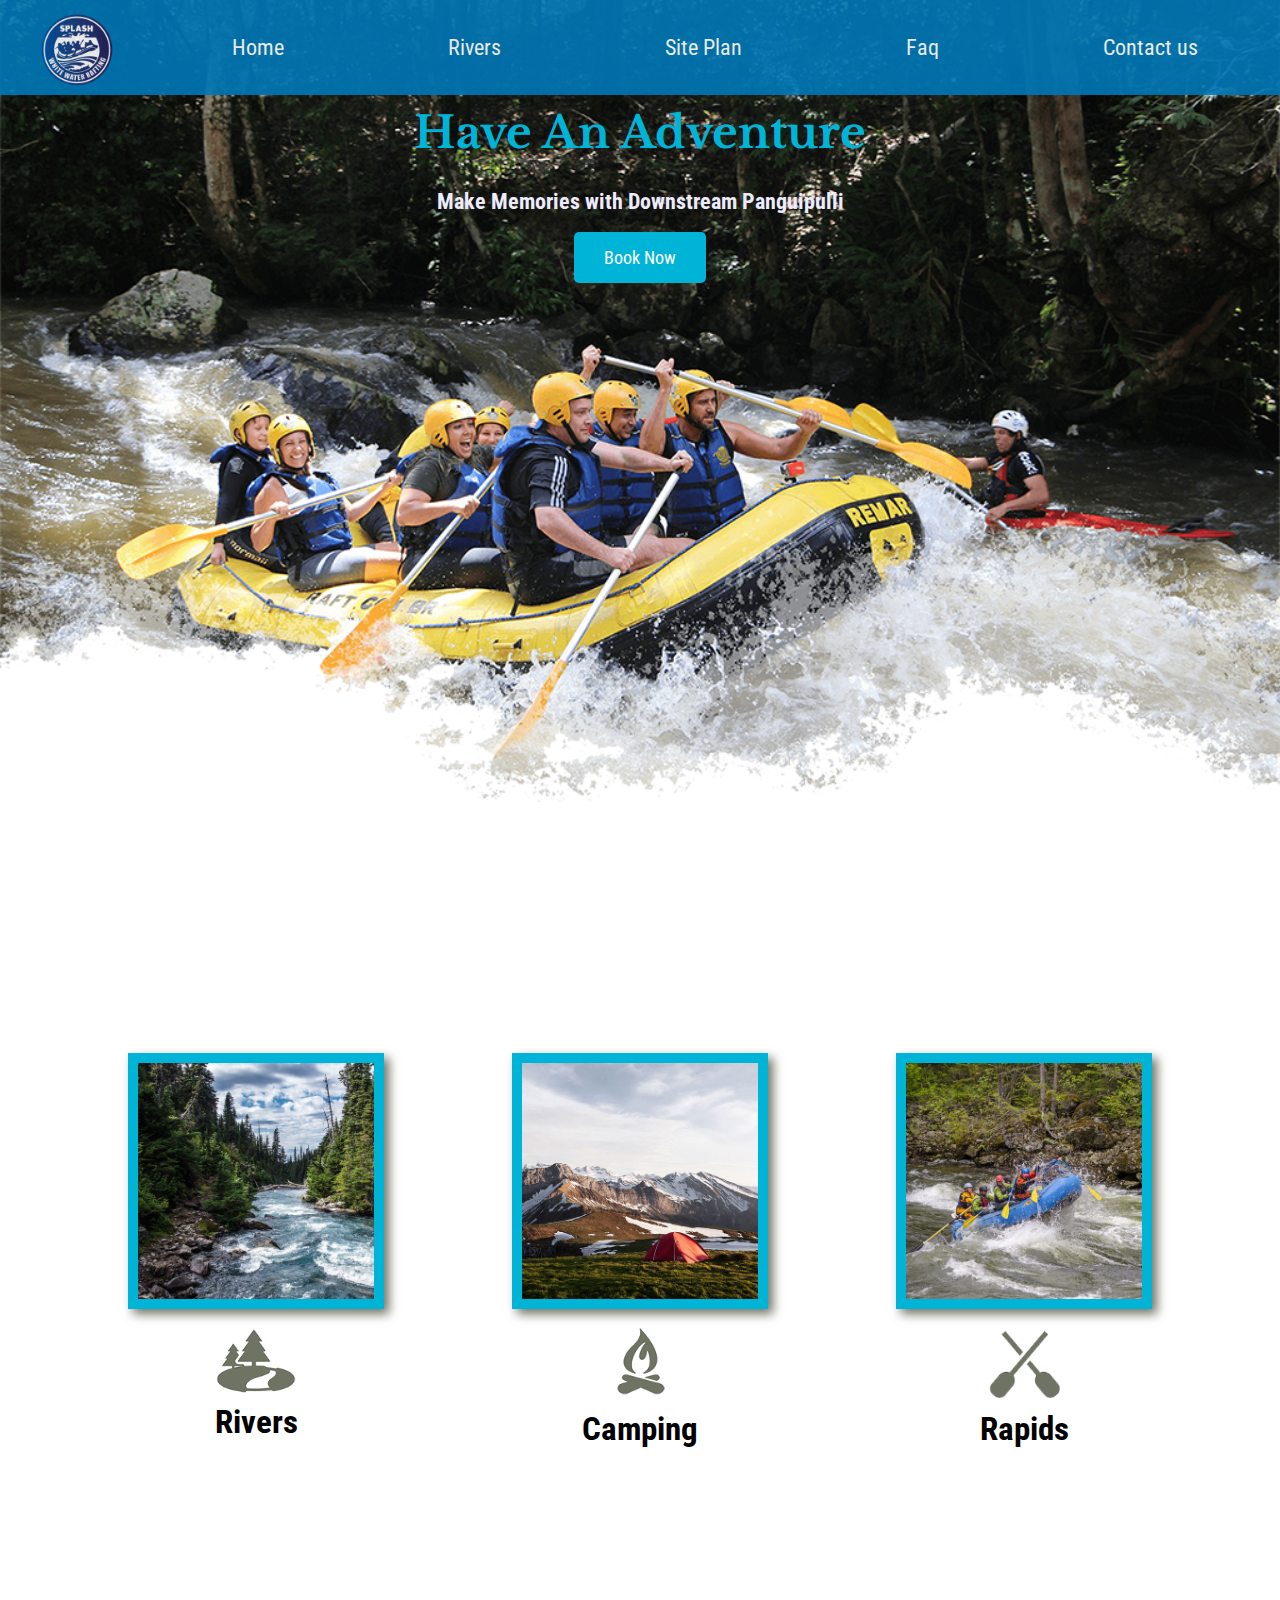
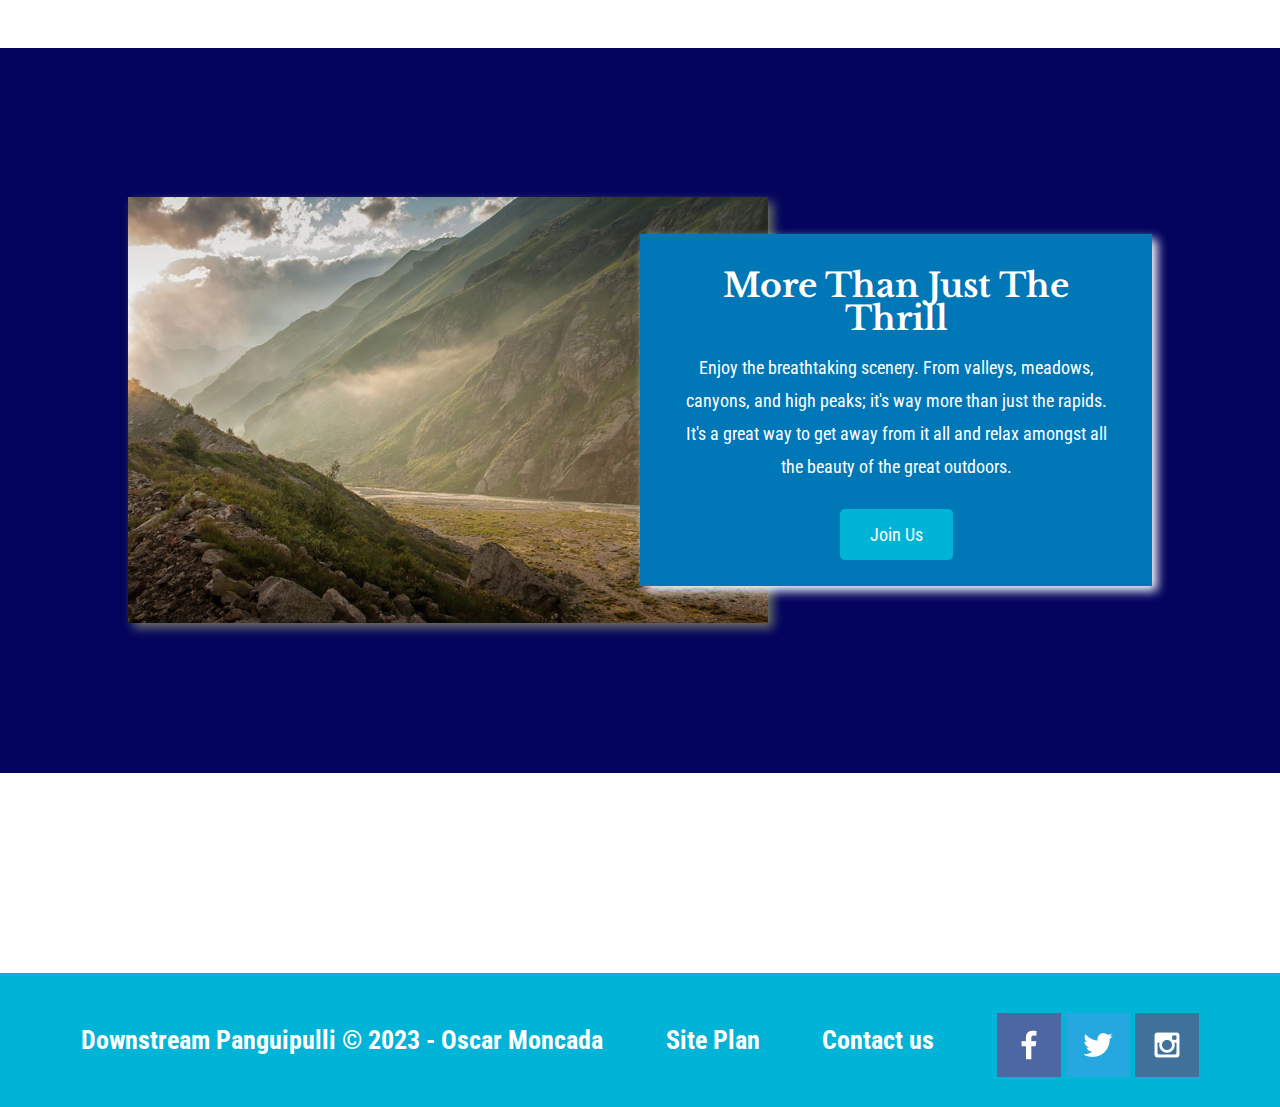
<file: index.html>
<!DOCTYPE html>
<html lang="en">

<head>
    <link rel="stylesheet" href="nuevo.css">
    <meta charset="UTF-8">
    <meta http-equiv="X-UA-Compatible" content="IE=edge">
    <meta name="viewport" content="width=device-width, initial-scale=1.0">
    <title>Whitewater Rafting Vacations | Downstream Panguipulli | Home</title>
</head>
<body>
    <div id="content">
        <header>
            <a id="logo_link" href="index.html">
                <img class="logo" src="images/logo2.png" alt="Downstream Panguipulli Logo">
            </a>
            <nav>
                <a href="index.html">Home</a>
                <a href="rivers.html">Rivers</a>
                <a href="site-plan-rafting.html">Site Plan</a>
                <a href="prueba.html">Faq</a>
                <a href="contactus.html">Contact us</a>
            </nav>
        </header>
        <div id="hero">
            <div id="hero-box">
                <img id="hero-img" src="images/hero.png" alt="People enjoying rafting">
            </div>
            <section id="hero-msg">
                <h1 class="home-title">Have An Adventure</h1>
                <h4>Make Memories with Downstream Panguipulli</h4>
                <div class="button-box">
                    <a class="book" href="site-plan-rafting.html">Book Now</a>
                </div>
            </section>
        </div>
        <main class="home-grid">
            <section class="rivers-card">
                <img class="card-img" src="images/rivers.jpg" alt="river in forest">
                <img class="icon" src="images/river_icon.png" alt="river icon">
                <h2>Rivers</h2>
            </section>
            <section class="camping-card">
                <img class="card-img" src="images/camping.jpg" alt="tent in mountains">
                <img class="icon" src="images/fire_icon.png" alt="fire icon">
                <h2>Camping</h2>
            </section>
            <section class="rapids-card">
                <img class="card-img" src="images/rapids.jpg" alt="rafting boat">
                <img class="icon" src="images/oars_icon.png" alt="oars icon">
                <h2>Rapids</h2>
            </section>
            <div id="background"></div>
            <img class="mountains" src="images/mountains.jpg" alt="Misty mountains">
            <section class="msg">
                <h2> More Than Just The Thrill</h2>
                <p>Enjoy the breathtaking scenery. From valleys, meadows, canyons, and high peaks; it's way more than
                    just the rapids. It's a great way to get away from it all and relax amongst all the beauty of the
                    great outdoors. </p>
                <a class='join' href="site-plan-rafting.html">Join Us</a>
            </section>
        </main>
        <footer>
            <h3>Downstream Panguipulli &copy; 2023 - Oscar Moncada</h3>
            <h3><a href="site-plan-rafting.html">Site Plan</a></h3>
            <h3><a href="#">Contact us</a></h3>
            <div class="social">
                <a href="https://facebook.com" target="_blank">
                    <img src="images/facebook.png" alt="fb icon">
                </a>
                <a href="https://twitter.com" target="_blank">
                    <img src="images/twitter.png" alt="twitter icon">
                </a>
                <a href="https://instagram.com" target="_blank">
                    <img src="images/instagram.png" alt="instagram icon">
                </a>
            </div>
        </footer>
    </div>
</body>

</html>
</file>
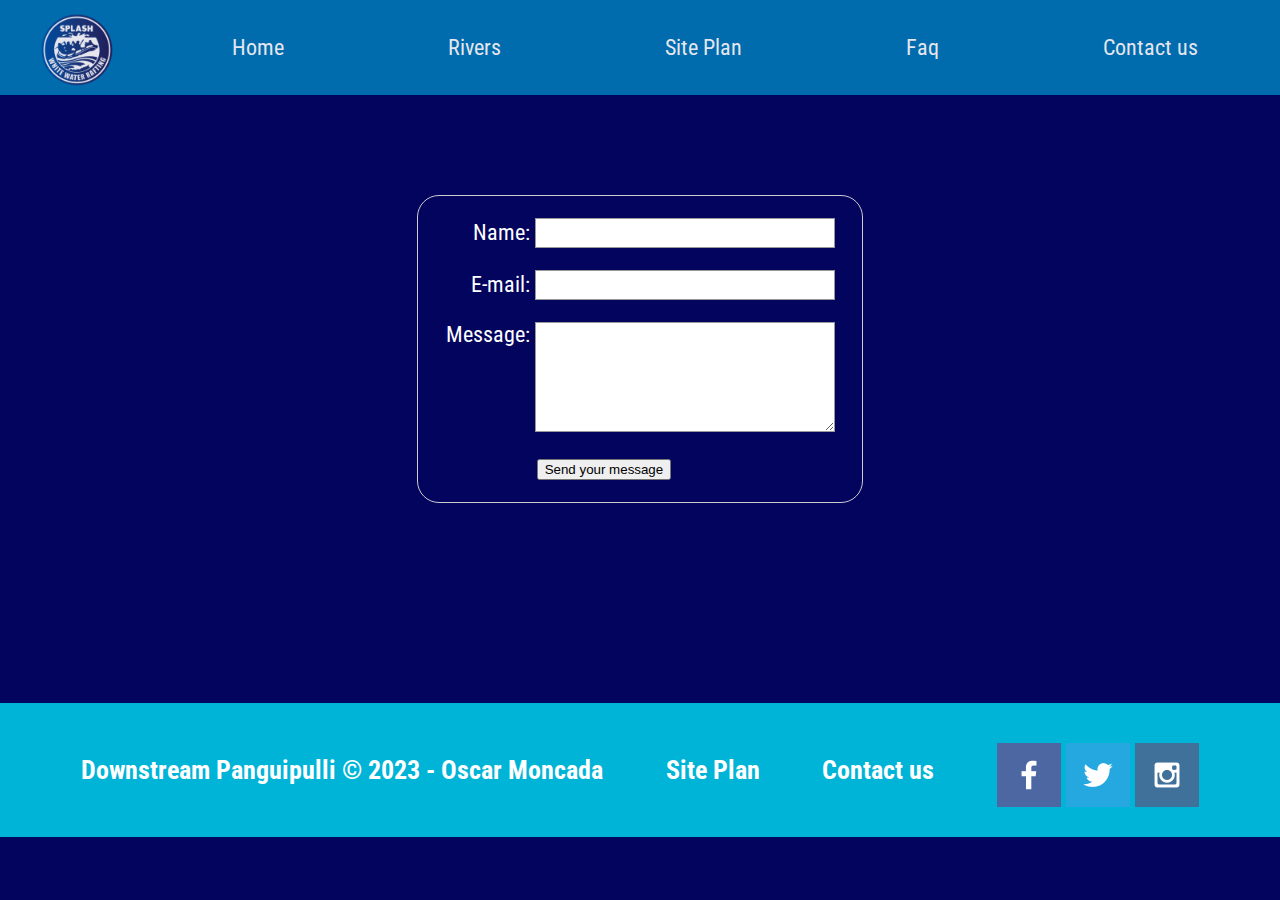
<file: contactus.html>
<!DOCTYPE html>
<html lang="en-US">
  <head>
    <meta charset="utf-8" />
    <title>Contact Us</title>
    <link rel="stylesheet" href="contactus.css"
  </head>
  <body>
    <div id="content">
        <header>
            <a id="logo_link" href="index.html">
                <img class="logo" src="images/logo2.png" alt="Downstream Panguipulli Logo">
            </a>
            <nav>
                <a href="index.html">Home</a>
                <a href="rivers.html">Rivers</a>
                <a href="site-plan-rafting.html">Site Plan</a>
                <a href="prueba.html">Faq</a>
                <a href="contactus.html">Contact us</a>
            </nav>
        </header>
    </div>    
    <div id="feedback"></div>
    <form action="/my-handling-form-page" method="post">
      <ul>
        <li>
          <label for="name">Name:</label>
          <input type="text" id="name" name="user_name" />
        </li>
        <li>
          <label for="mail">E-mail:</label>
          <input type="email" id="mail" name="user_email" />
        </li>
        <li>
          <label for="msg">Message:</label>
          <textarea id="msg" name="user_message"></textarea>
        </li>
        <li class="button">
          <button type="submit">Send your message</button>
        </li>
      </ul>
    </form>
    <script>
      // get the feedback div element so we can do something with it.
      const feedbackElement = document.getElementById("feedback");
      // get the form so we can read what was entered in it.
      const formElement = document.forms[0];
      // add a 'listener' to wait for a submission of our form. When that happens run the code below.
      formElement.addEventListener("submit", function (e) {
        // stop the form from doing the default action.
        e.preventDefault();
        // set the contents of our feedback element to a message letting the user know the form was submitted successfully. Notice that we pull the name that was entered in the form to personalize the message!
        feedbackElement.innerHTML =
          "Hello " +
          formElement.user_name.value +
          "! Thank you for your message. We will get back with you as soon as possible!";
        // make the feedback element visible.
        feedbackElement.style.display = "block";
        // add a class to move everything down so our message doesn't cover it.
        document.body.classList.toggle("moveDown");
      });
    </script>
    <footer>
      <h3>Downstream Panguipulli &copy; 2023 - Oscar Moncada</h3>
      <h3><a href="site-plan-rafting.html">Site Plan</a></h3>
      <h3><a href="contactus.html">Contact us</a></h3>
      <div class="social">
          <a href="https://facebook.com" target="_blank">
              <img src="images/facebook.png" alt="fb icon">
          </a>
          <a href="https://twitter.com" target="_blank">
              <img src="images/twitter.png" alt="twitter icon">
          </a>
          <a href="https://instagram.com" target="_blank">
              <img src="images/instagram.png" alt="instagram icon">
          </a>
      </div>
  </footer>
  </body>
</html>
</file>
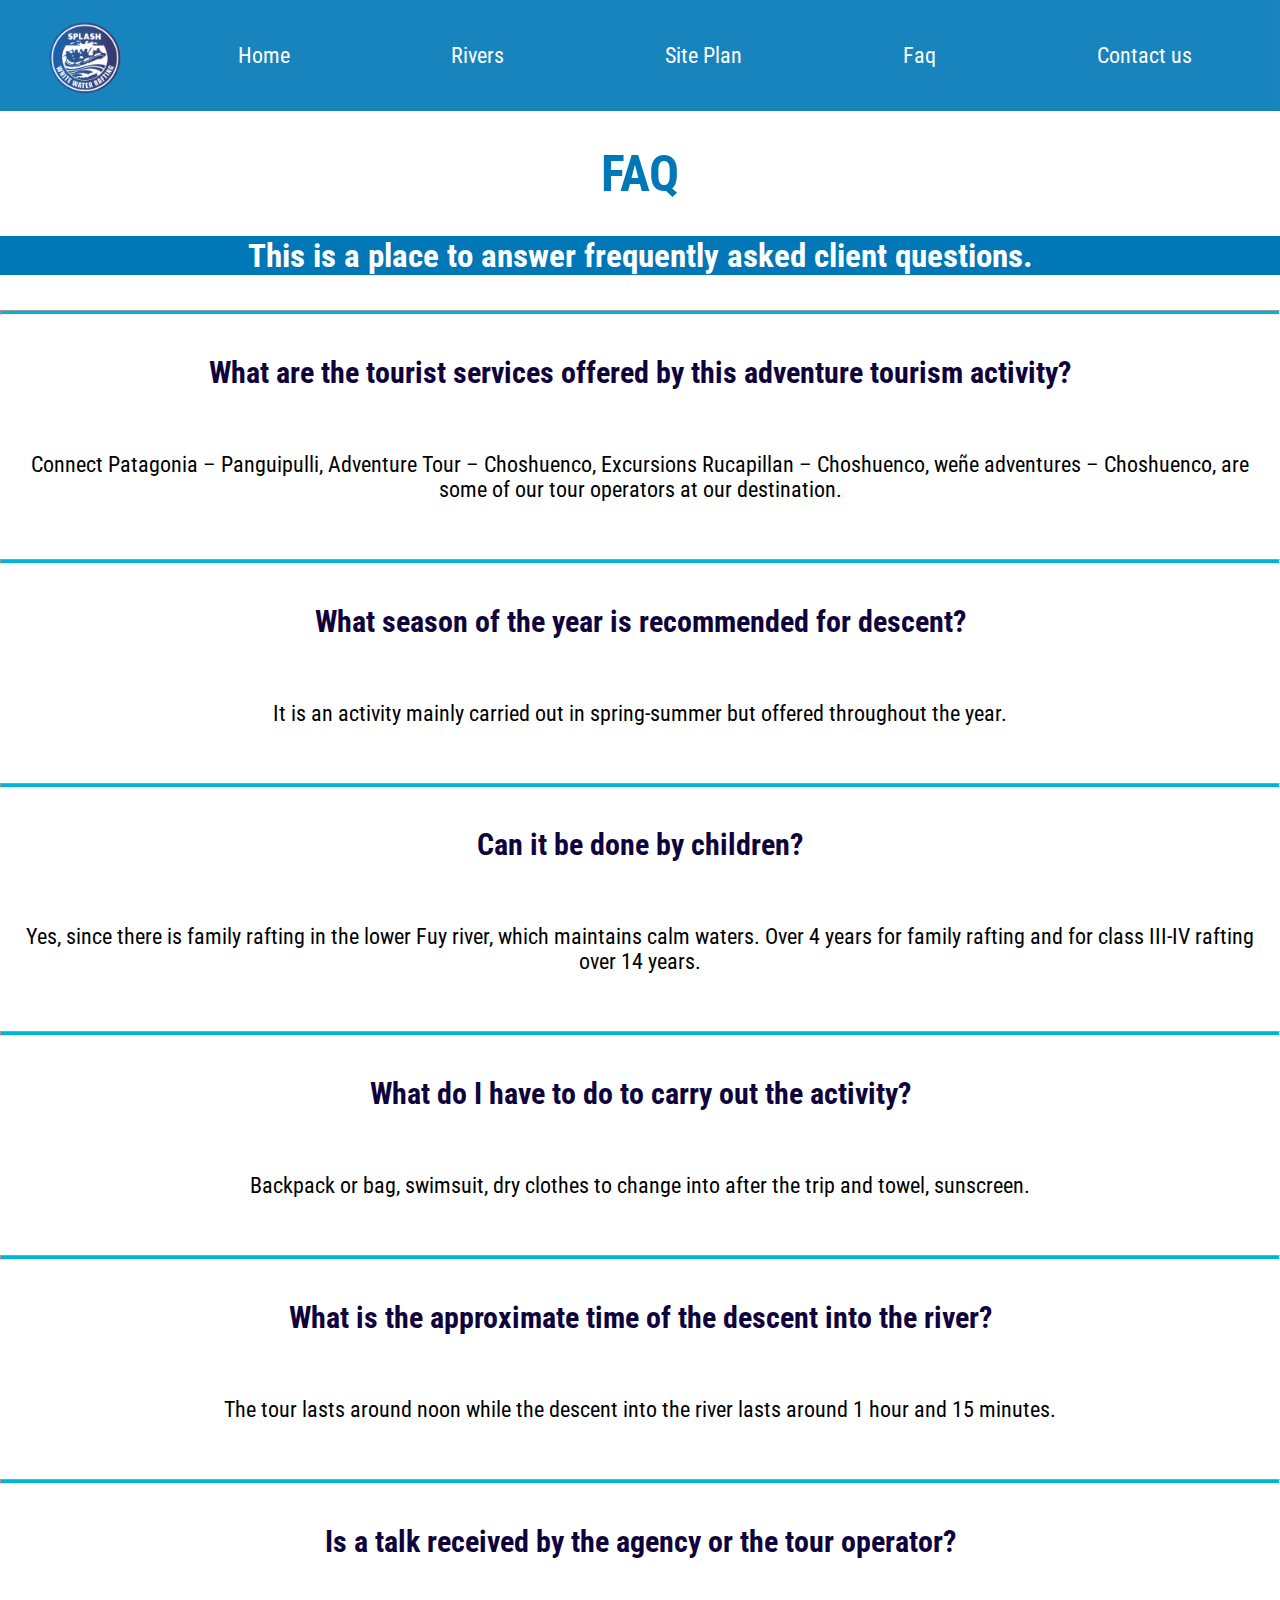
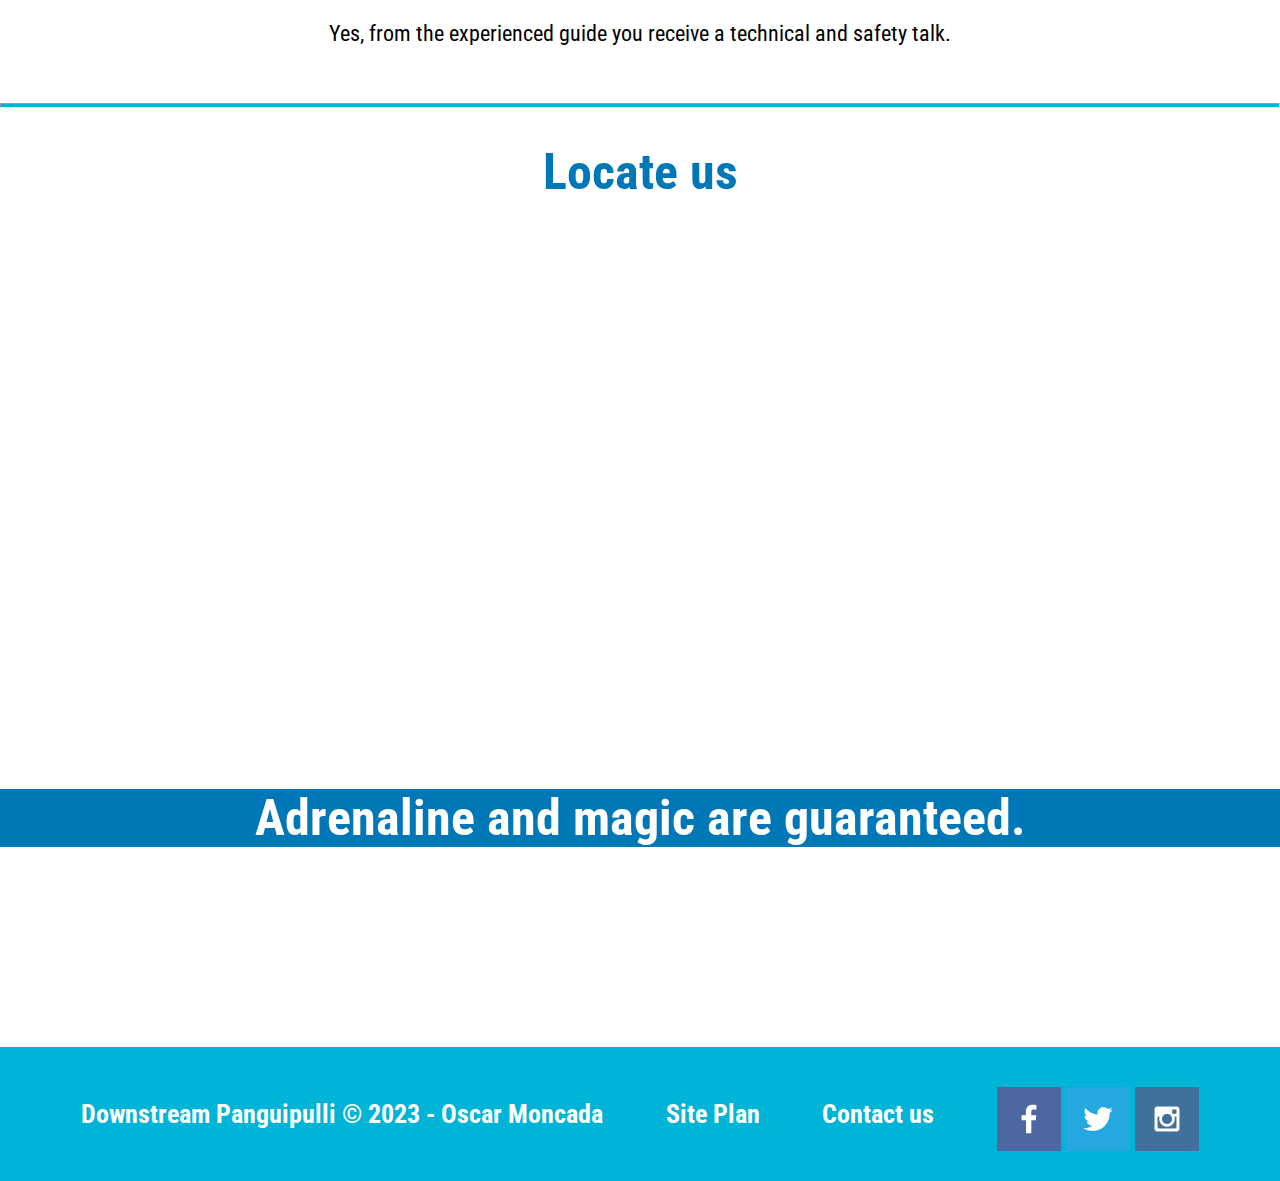
<file: prueba.html>
<!DOCTYPE html>
<html lang="en">

<head>
    <link rel="stylesheet" href="prueba.css
    ">
    <meta charset="UTF-8">
    <meta http-equiv="X-UA-Compatible" content="IE=edge">
    <meta name="viewport" content="width=device-width, initial-scale=1.0">
    <title>Whitewater Rafting Vacations | Downstream Panguipulli | Home</title>
</head>
<body>
    <div id="content">
        <header>
            <a id="logo_link" href="index.html">
                <img class="logo" src="images/logo2.png" alt="Downstream Panguipulli Logo">
            </a>
            <nav>
                <a href="index.html">Home</a>
                <a href="rivers.html">Rivers</a>
                <a href="site-plan-rafting.html">Site Plan</a>
                <a href="prueba.html">Faq</a>
                <a href="contactus.html">Contact us</a>
            </nav>
        </header>

        <main>
            <h1 class="home_h1">FAQ</h1>
            <h2>This is a place to answer frequently asked client questions.</h2>
            <hr>
            <section class="">
                <h4>What are the tourist services offered by this adventure tourism activity?</h4>
                <p>Connect Patagonia – Panguipulli, Adventure Tour –
                    Choshuenco, Excursions Rucapillan – Choshuenco,
                     weñe adventures – Choshuenco, are some of our
                     tour operators at our destination.</p>
            </section>
            <hr>
            <section class="">
                <h4>What season of the year is recommended for descent?</h4>
                <p>It is an activity mainly carried out in spring-summer but offered throughout the year.</p>
            </section>
            <hr>
            <section class="">
                <h4>Can it be done by children?</h4>
                <p>Yes, since there is family rafting in the lower Fuy river, which maintains calm waters.
                    Over 4 years for family rafting and for class III-IV rafting over 14 years.
                </p>
            </section>
            <hr>
            <section class="">
                <h4>What do I have to do to carry out the activity?</h4>
                <p>Backpack or bag, swimsuit, dry clothes to change into after the trip and towel, sunscreen.
                </p>
            </section>
            <hr>
            <section class="">
                <h4>What is the approximate time of the descent into the river?</h4>
                <p>The tour lasts around noon while the descent into the river lasts around 1 hour and 15 minutes.
                </p>
            </section>
            <hr>
            <section class="">
                <h4>Is a talk received by the agency or the tour operator?</h4>
                <p>Yes, from the experienced guide you receive a technical and safety talk.
                </p>
            </section>
            <hr>
            <div id="background"></div>
        </main> 
    </div>

        <h1 class="home_h1">Locate us</h1>
            <div class="map"><iframe src="https://www.google.com/maps/embed?pb=!1m12!1m8!1m3!1d392638.4494170716!2d-72.282645!3d-39.751153!3m2!1i1024!2i768!4f13.1!2m1!1srafting%20cerca%20de%20Panguipulli!5e0!3m2!1ses!2scl!4v1686094415093!5m2!1ses!2scl" width="100%" height="450" style="border:0;" allowfullscreen="" loading="lazy" referrerpolicy="no-referrer-when-downgrade"></iframe>
            </div>
            <h5>Adrenaline and magic are guaranteed.
            </h5>

    <footer>
        <h3>Downstream Panguipulli &copy; 2023 - Oscar Moncada</h3>
        <h3><a href="site-plan-rafting.html">Site Plan</a></h3>
        <h3><a href="contactus.html">Contact us</a></h3>
        <div class="social">
            <a href="https://facebook.com" target="_blank">
                <img src="images/facebook.png" alt="fb icon">
            </a>
            <a href="https://twitter.com" target="_blank">
                <img src="images/twitter.png" alt="twitter icon">
            </a>
            <a href="https://instagram.com" target="_blank">
                <img src="images/instagram.png" alt="instagram icon">
            </a>
        </div>
    </footer>
</body>

</html>

</main>
</file>
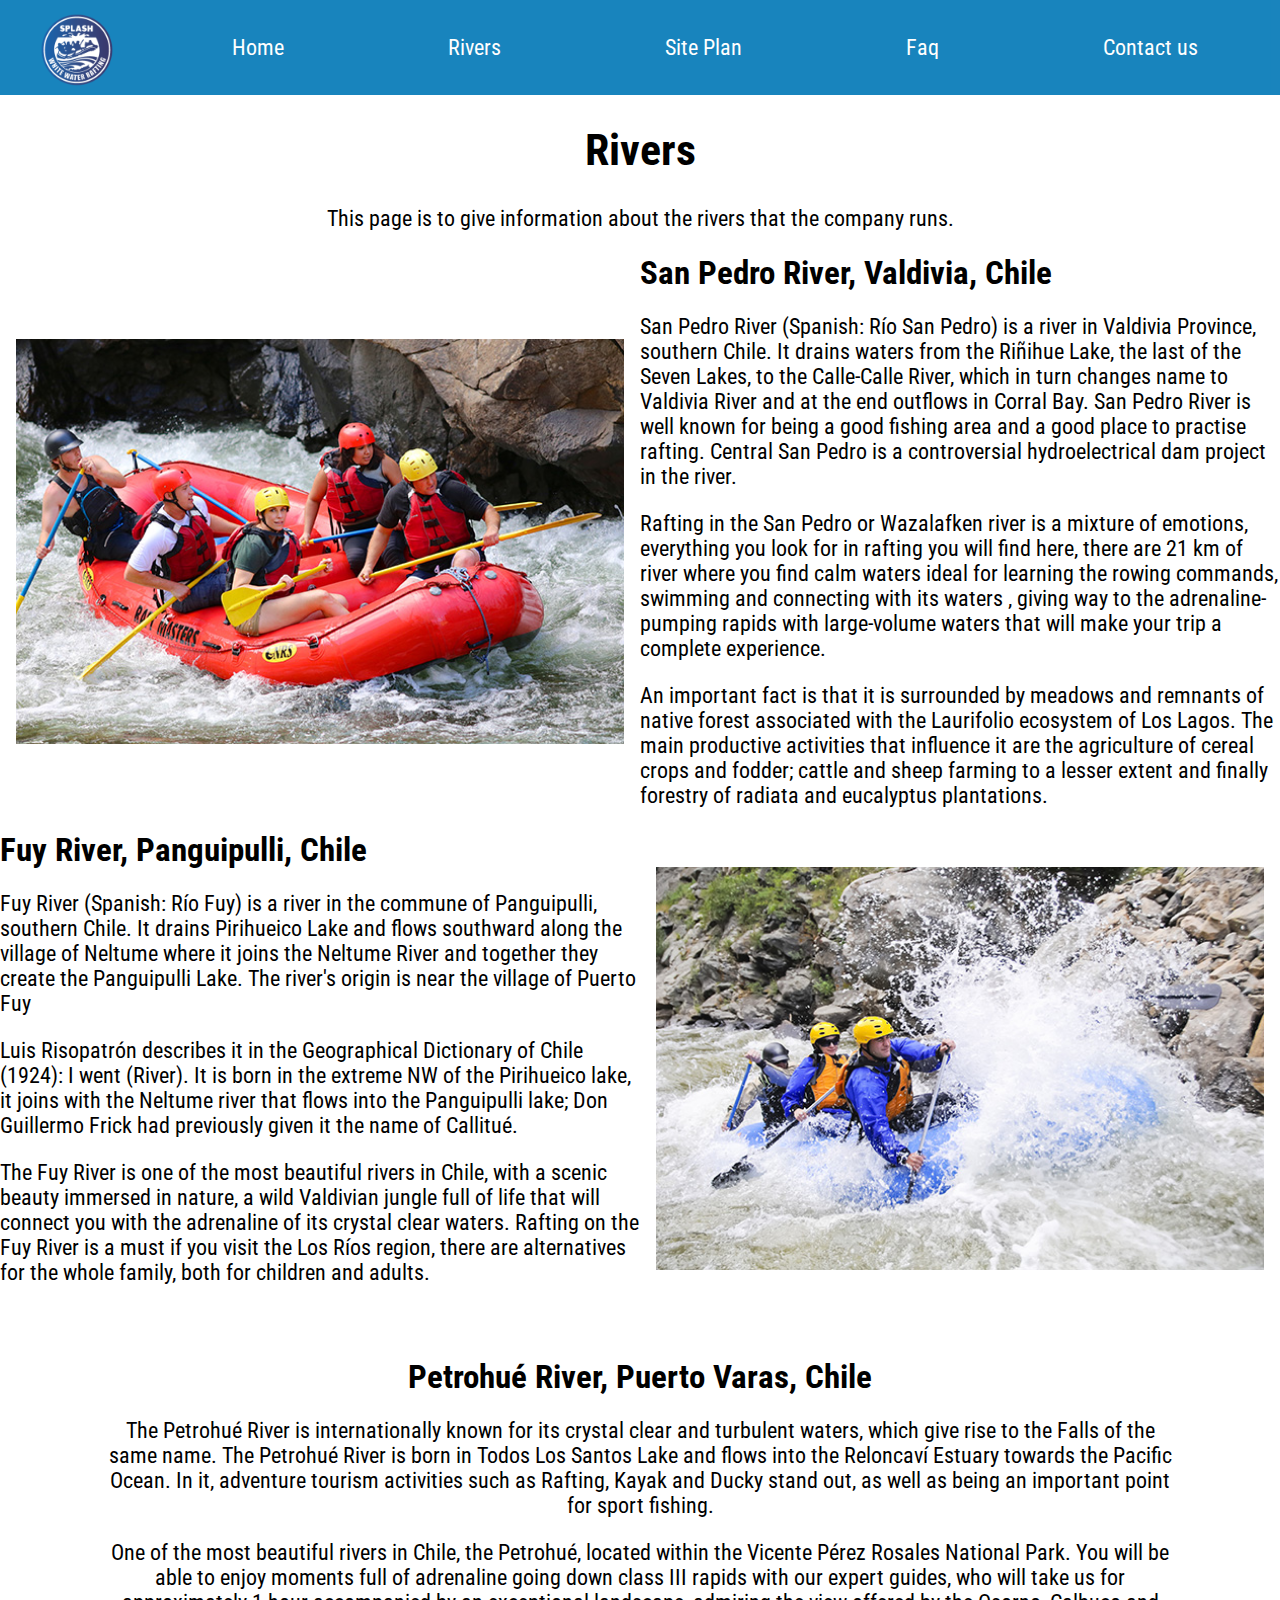
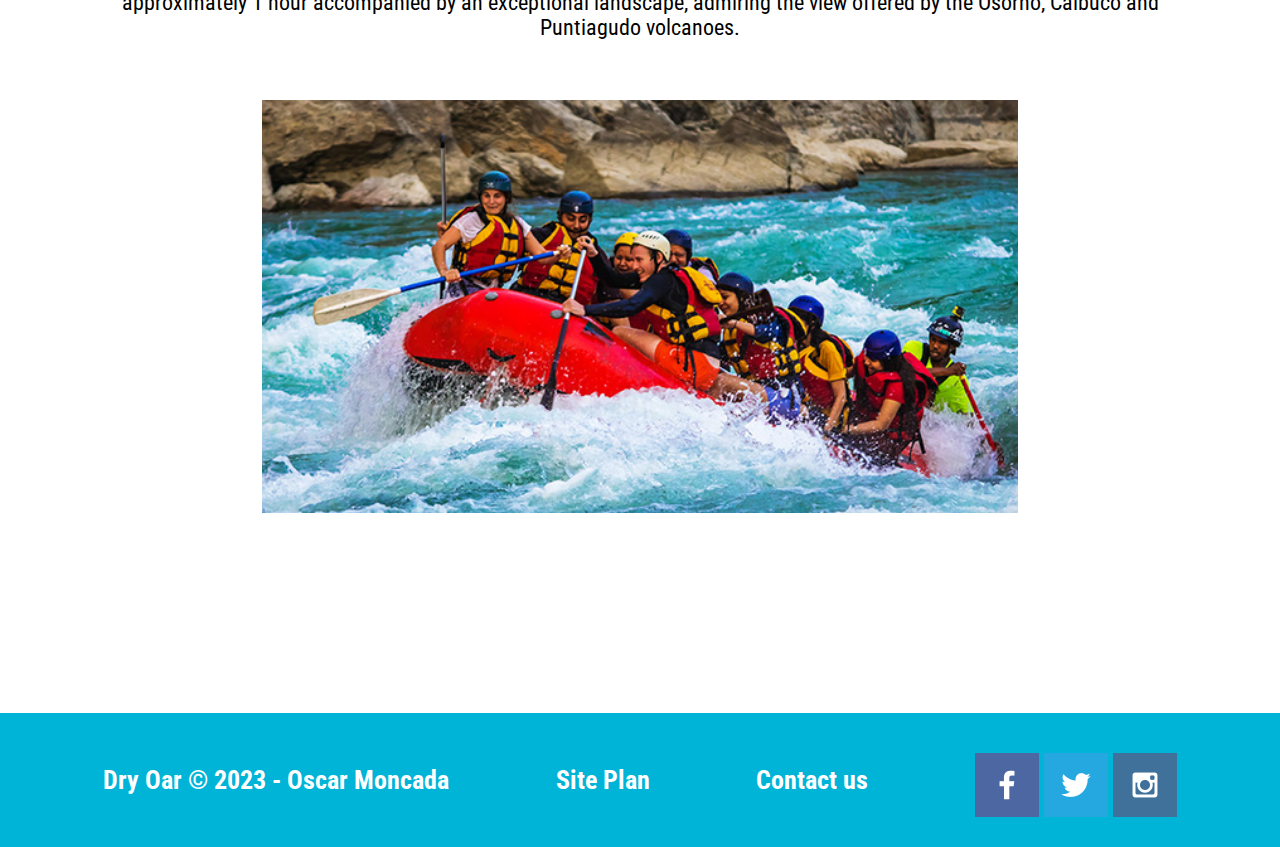
<file: rivers.html>
<!DOCTYPE html>
<html lang="en">
  <head>
    <meta charset="UTF-8" />
    <meta http-equiv="X-UA-Compatible" content="IE=edge" />
    <meta name="viewport" content="width=device-width, initial-scale=1.0" />
    <title>River</title>
    <link rel="stylesheet" href="nuevo.css" />
  </head>

  <body>
    <div id="content">
      <header>
        <a id="logo_link" href="index.html">
          <img class="logo" src="images/logo2.png" alt="Downstream Panguipulli Logo" />
        </a>
        <nav>
          <a href="index.html">Home</a>
          <a href="rivers.html">Rivers</a>
          <a href="site-plan-rafting.html">Site Plan</a>
          <a href="prueba.html">Faq</a>
          <a href="contactus.html">Contact us</a>
        </nav>
      </header>

      <main class="rivers-grid">
        <div class="rivers-title">
          <h1>Rivers</h1>
          <p>
            This page is to give information about the rivers that the company
            runs.
          </p>
        </div>

        <article class="rivers-article1">
          <img
            class="river1"
            src="images/rivers12.jpg"
            alt="river image"
          />
          <div class="river1-text">
            <h2>San Pedro River, Valdivia, Chile</h2>
            <p>
              San Pedro River (Spanish: Río San Pedro) is a river in Valdivia Province,
               southern Chile. It drains waters from the Riñihue Lake, the last of the 
               Seven Lakes, to the Calle-Calle River, which in turn changes name to Valdivia 
               River and at the end outflows in Corral Bay. San Pedro River is well known for 
               being a good fishing area and a good place to practise rafting.
               Central San Pedro is a controversial hydroelectrical dam project in the river.
            </p>
            <p>
              Rafting in the San Pedro or Wazalafken river is a mixture of emotions,
               everything you look for in rafting you will find here, there are 21 km 
               of river where you find calm waters ideal for learning the rowing commands,
                swimming and connecting with its waters , giving way to the adrenaline-pumping 
                rapids with large-volume waters that will make your trip a complete experience.
            </p>
            <p>
              An important fact is that it is surrounded by meadows and remnants of native 
              forest associated with the Laurifolio ecosystem of Los Lagos. The main productive 
              activities that influence it are the agriculture of cereal crops and fodder; 
              cattle and sheep farming to a lesser extent and finally forestry of radiata 
              and eucalyptus plantations.
            </p>
          </div>
        </article>
        <article class="rivers-article2">
          <img
            class="river2"
            src="images/rivers23.jpg"
            alt="river image"
          />
          <div class="river2-text">
            <h2>Fuy River, Panguipulli, Chile</h2>
            <p>
              Fuy River (Spanish: Río Fuy) is a river in the commune of Panguipulli, 
              southern Chile. It drains Pirihueico Lake and flows southward along the
               village of Neltume where it joins the Neltume River and together they 
               create the Panguipulli Lake. The river's origin is near the village of Puerto Fuy 
            </p>
            <p>
              Luis Risopatrón describes it in the Geographical Dictionary of Chile (1924): 
              I went (River). It is born in the extreme NW of the Pirihueico lake, it joins 
              with the Neltume river that flows into the Panguipulli lake; Don Guillermo Frick
               had previously given it the name of Callitué.
            </p>
            <p>
              The Fuy River is one of the most beautiful rivers in Chile, with a scenic beauty
               immersed in nature, a wild Valdivian jungle full of life that will connect you 
               with the adrenaline of its crystal clear waters. Rafting on the Fuy River is a 
               must if you visit the Los Ríos region, there are alternatives for the whole family, 
               both for children and adults.
            </p>
          </div>
        </article>
        <article class="rivers-article3">
          <h2>Petrohué River, Puerto Varas, Chile</h2>

          <p>
            The Petrohué River is internationally known for its crystal clear and turbulent waters,
             which give rise to the Falls of the same name. The Petrohué River is born in Todos 
             Los Santos Lake and flows into the Reloncaví Estuary towards the Pacific Ocean. In it,
              adventure tourism activities such as Rafting, Kayak and Ducky stand out, as well as
               being an important point for sport fishing.
          </p>
          <p>
            One of the most beautiful rivers in Chile, the Petrohué, located within the Vicente 
            Pérez Rosales National Park. You will be able to enjoy moments full of adrenaline going
             down class III rapids with our expert guides, who will take us for approximately 1 hour 
             accompanied by an exceptional landscape, admiring the view offered by the Osorno, Calbuco
              and Puntiagudo volcanoes.
          </p>
          <img
            class="river3"
            src="images/rivers34.jpg"
            alt="river image"
          />
        </article>
      </main>
      <footer>
        <h3>Dry Oar &copy; 2023 - Oscar Moncada</h3>
        <h3><a href="site-plan-rafting.html">Site Plan</a></h3>
        <h3><a href="contactus.html">Contact us</a></h3>
        <div class="social">
          <a href="https://facebook.com" target="_blank">
            <img src="images/facebook.png" alt="fb icon" />
          </a>
          <a href="https://twitter.com" target="_blank">
            <img src="images/twitter.png" alt="twitter icon" />
          </a>
          <a href="https://instagram.com" target="_blank">
            <img src="images/instagram.png" alt="instagram icon" />
          </a>
        </div>
      </footer>
    </div>
  </body>
</html>
</file>
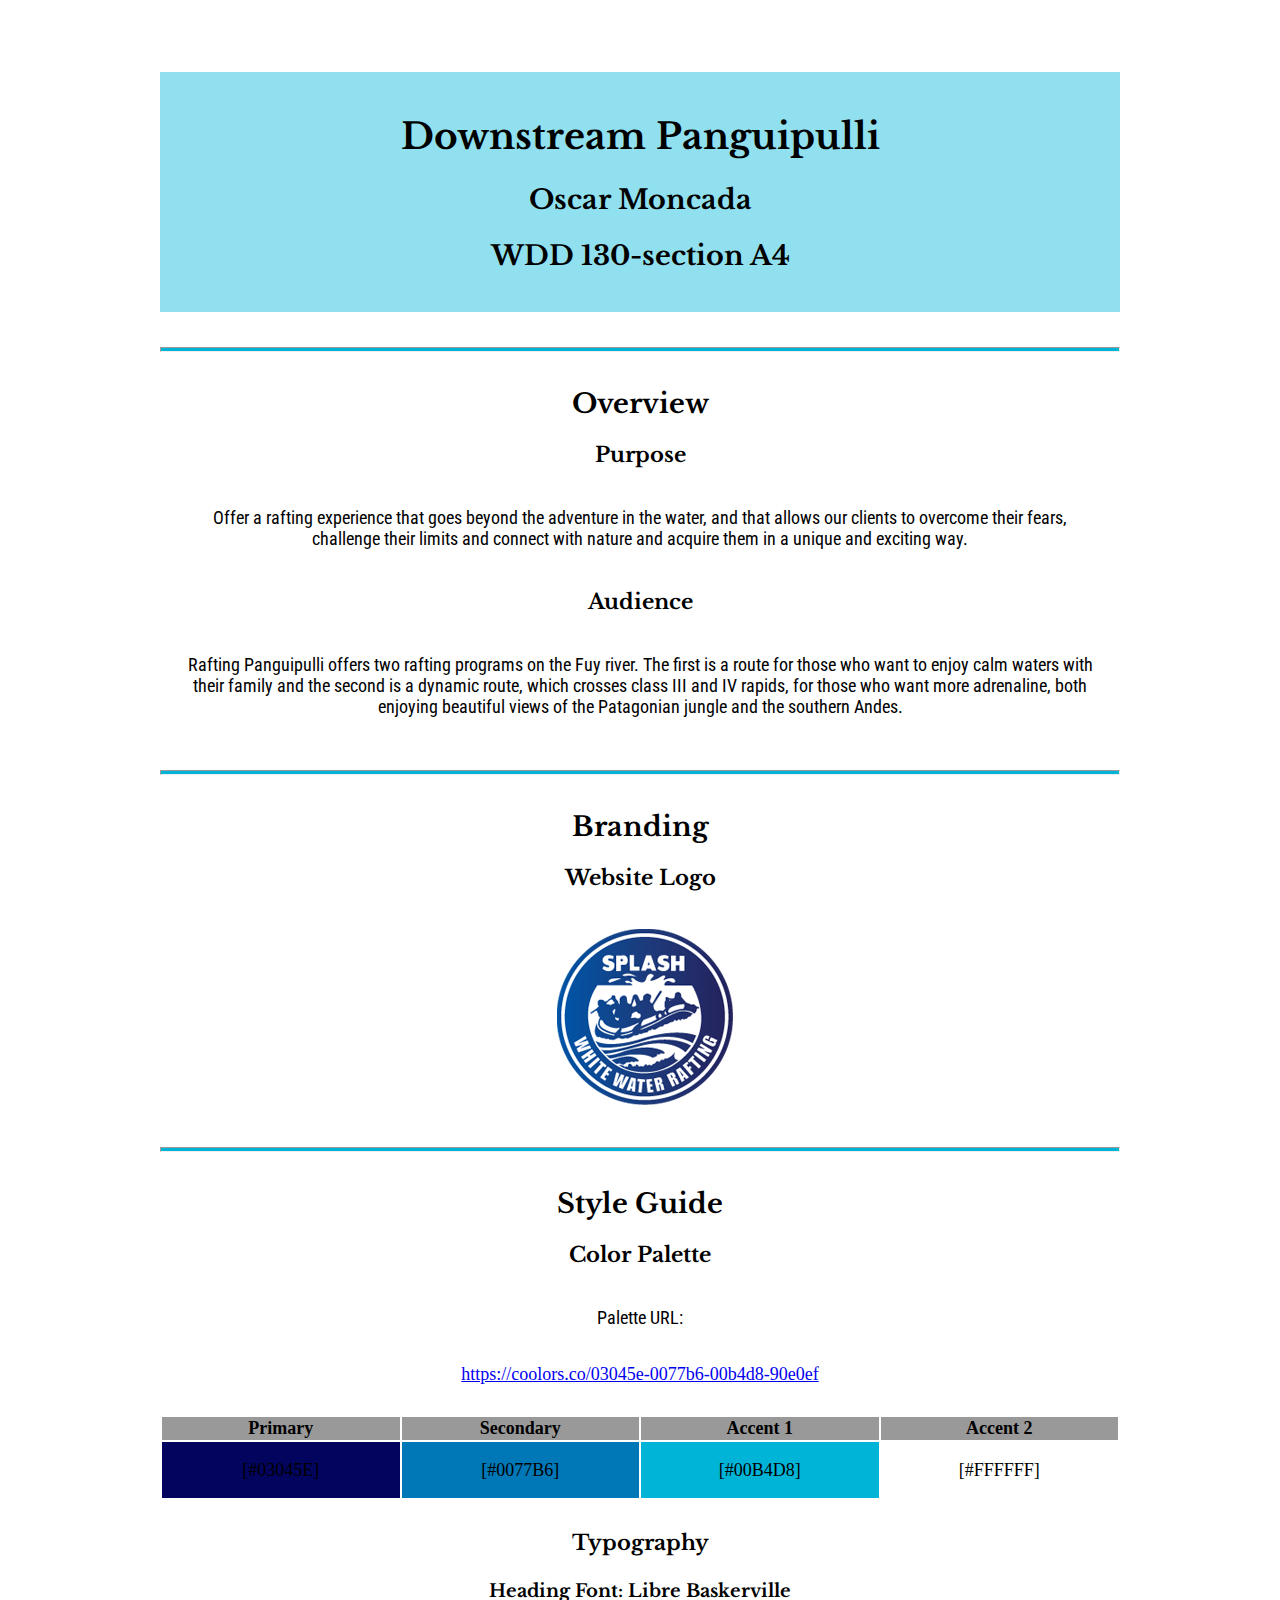
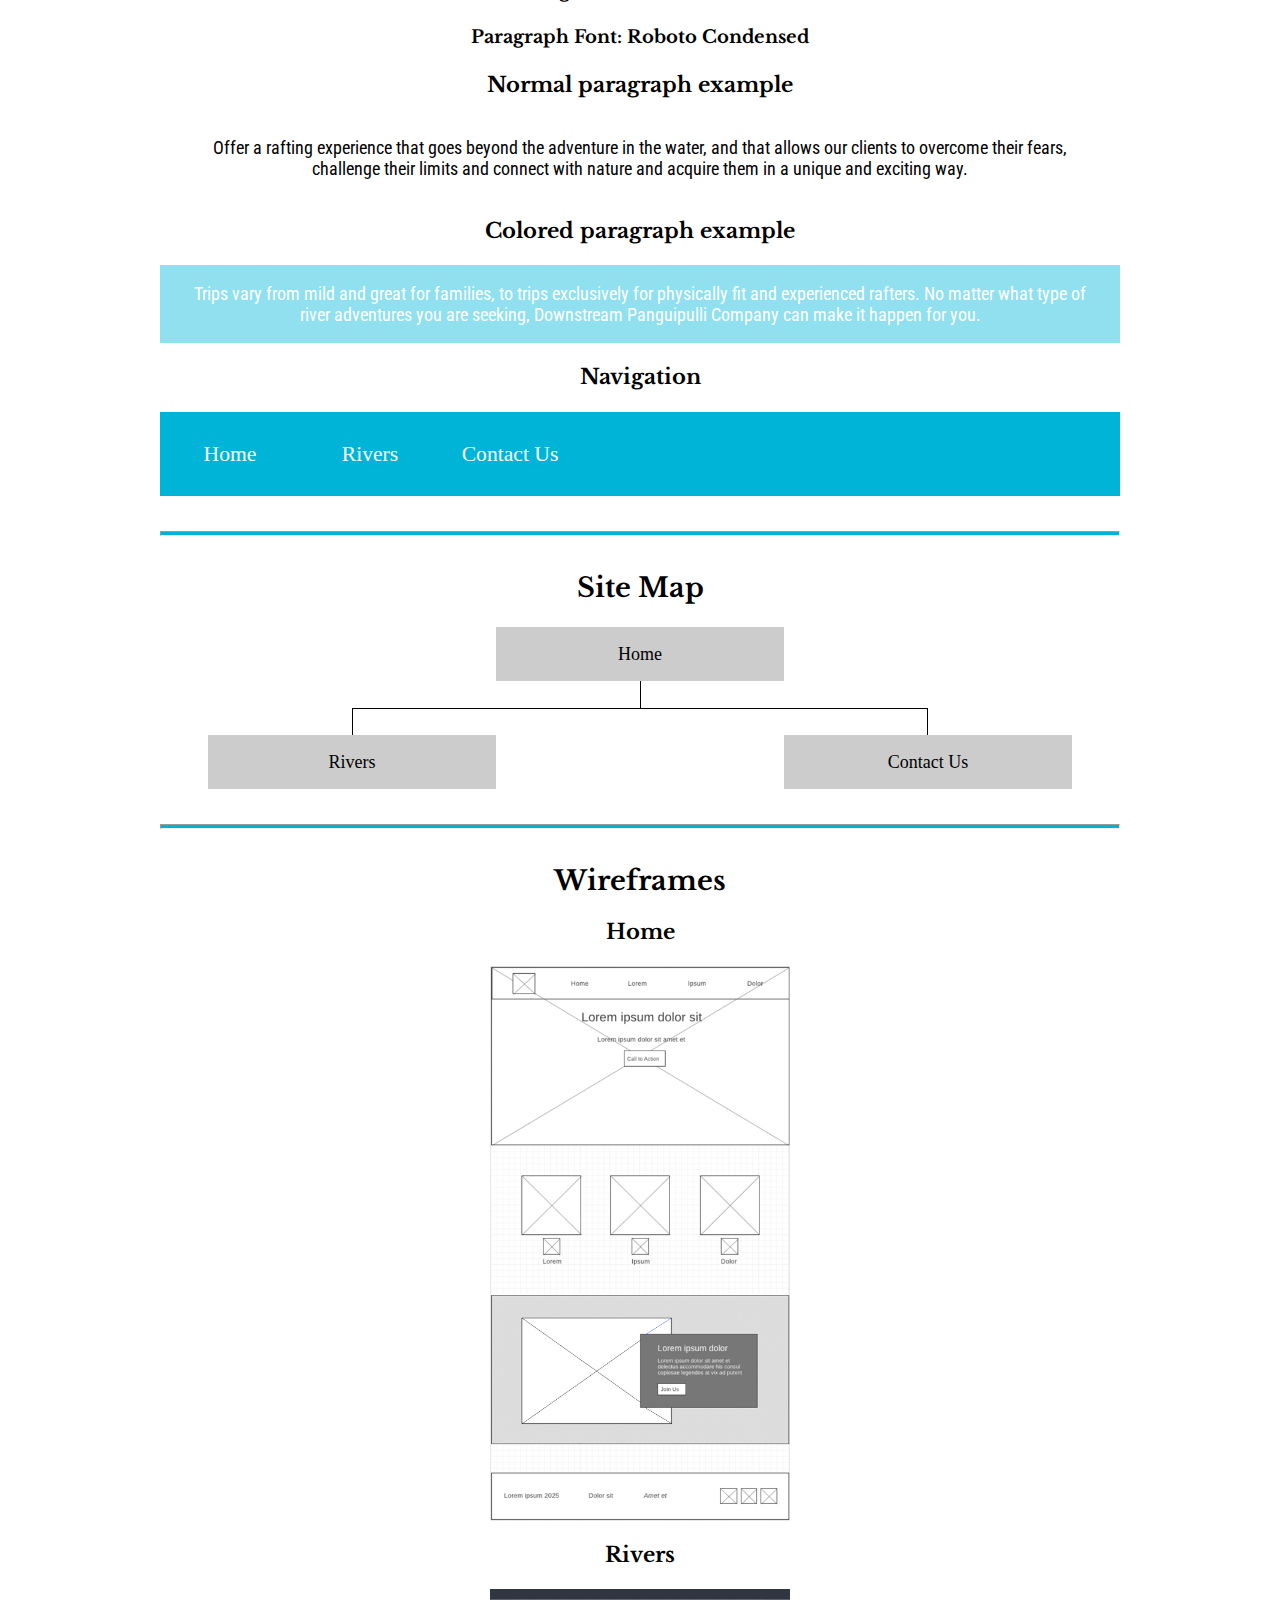
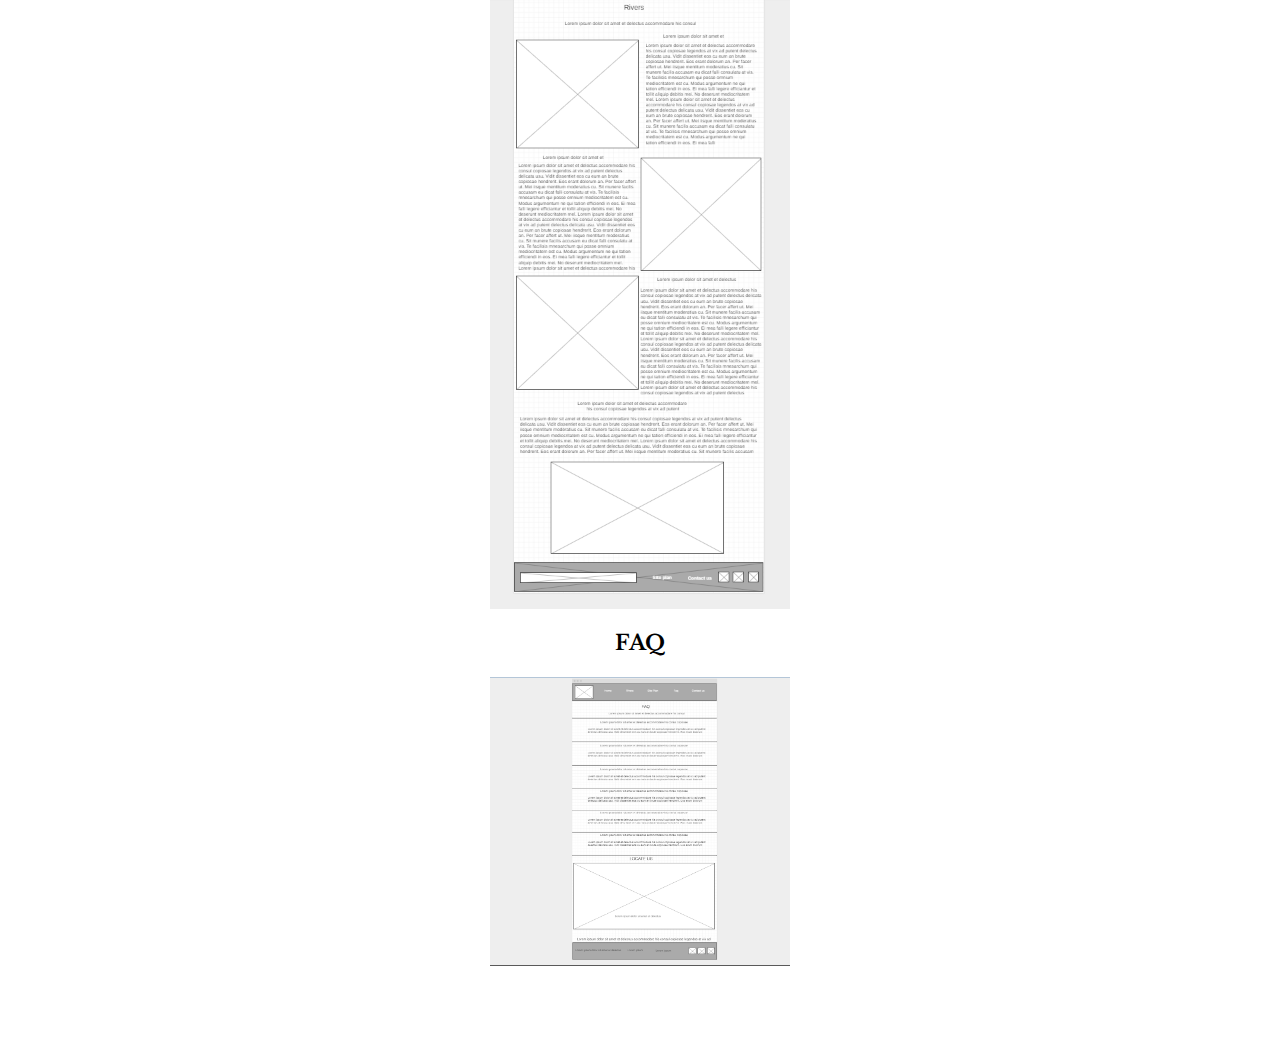
<file: site-plan-rafting.html>
<!DOCTYPE html>
<html lang="en">

<head>
  <meta charset="utf-8">
  <title>Site Plan</title>
  <link type="text/css" rel="stylesheet" href="style.css">
</head>

<body>
  <header>
    <h1>Downstream Panguipulli</h1>
    <h2>Oscar Moncada</h2>
    <h2>WDD 130-section A4</h2>
    <!-- In the header above, add the name of your site, your name and class number. For example if you are in section 3 you would put WDD 130-03 -->
  </header>
  <main>
    <hr>
    <h2>Overview</h2>
    <h3>Purpose</h3>
    <p>Offer a rafting experience that goes beyond the adventure in the water, and that allows our clients to overcome their fears, challenge their limits and connect with nature and acquire them in a unique and exciting way. </p>
    <!-- change this -->

    <h3>Audience</h3>
    <p>Rafting Panguipulli offers two rafting programs on the Fuy river. The first is a route for those who want to enjoy calm waters with their family and the second is a dynamic route, which crosses class III and IV rapids, for those who want more adrenaline, both enjoying beautiful views of the Patagonian jungle and the southern Andes. </p>
    <!-- change this -->

    <hr>
    <h2>Branding</h2>
    <h3>Website Logo</h3>
    <!-- Replace this with some sort of logo for your site.  A logo can be as simple as the name of your site in a nice font :) -->
    <img src="images/logo2.png" alt="Logo image">
    <hr>
    <h2>Style Guide</h2>


    <h3>Color Palette</h3>
    <!--  The colors you choose for a website are one of the most important decisions you will make. Follow the instructions on the activity in Canvas then return and replace the color codes below with the hex color codes (the 6 digit numbers that show at the bottom of each color) for the colors you have chosen below.  You should have at least 2 colors but do not have to fill in all 4 if you do not need them.  -->

    <!-- Copy and paste the URL to your finished palette below. Replace the href value that is there with yours. Make sure to paste it into both the href value and the content text of the <a> tag -->
    <p>Palette URL:</p>
    <a href="https://coolors.co/03045e-0077b6-00b4d8-90e0ef"
      target="_blank">https://coolors.co/03045e-0077b6-00b4d8-90e0ef</a>

    <table class="colors">
      <tr>
        <th>Primary</th>
        <th>Secondary</th>
        <th>Accent 1</th>
        <th>Accent 2</th>
      </tr>
      <!-- Replace the numbers in the boxes below with your hex color codes. Then switch to the site-plan.css file and change your colors there as well. -->
      <tr>
        <td class="primary">[#03045E]</td>
        <td class="secondary">[#0077B6]</td>
        <td class="accent1">[#00B4D8]</td>
        <td class="accent2">[#FFFFFF]</td>
      </tr>
    </table>


    <h3>Typography</h3>
    <!-- Choose a font for your paragraphs (body copy) and headlines. What font(s) have you chosen? Think also about which of your colors above you might use for background and font colors. -->

    <h4>
      Heading Font: Libre Baskerville
      <!-- change this -->
    </h4>
    <h4>
      Paragraph Font: Roboto Condensed
      <!-- change this -->
    </h4>
    <h3>Normal paragraph example</h3>
    <p>
      Offer a rafting experience that goes beyond the adventure in the water,
       and that allows our clients to overcome their fears, 
       challenge their limits and connect with nature and acquire 
       them in a unique and exciting way. 
    </p>
    <h3>Colored paragraph example</h3>
    <p class="colored">
      Trips vary from mild and great for families, to trips exclusively for
      physically fit and experienced rafters. No matter what type of river
      adventures you are seeking, Downstream Panguipulli Company can make it
      happen for you.
    </p>


    <h3>Navigation</h3>
    <!-- Think about how you want your navigation bar to look. In the site-plan.css file change the colors to your colors to get the look you desire. -->
    <nav>
      <a href="index.html">Home</a>
      <a href="rivers.html">Rivers</a>
      <a href="contactus.html">Contact Us</a>
    </nav>
    <hr>
    <h2>Site Map</h2>
    <div class="sitemap">
      <div class="sm-home">Home</div>
      <div class="sm-page2">
        Rivers
        <!-- this page will have a name later -->
      </div>
      <div class="sm-page3">Contact Us</div>

      <div class="top">&nbsp;</div>
      <div class="left">&nbsp;</div>
      <div class="right">&nbsp;</div>
    </div>
    <hr>
    <h2>Wireframes</h2>

    <h3>Home</h3>

    <img src="images/wireframe_home.png" alt="home page wireframe" />

    <h3>Rivers</h3>

    <img src="images/wireframe_rivers.png" alt="Rivers page wireframe" />
    
    <h3>FAQ</h3>

    <img src="images/wireframe_faq.png" alt="Faq page wireframe" />

  </main>
</body>

</html>
</file>
<file: nuevo.css>
@import url('https://fonts.googleapis.com/css2?family=Libre+Baskerville:ital@1&family=Roboto+Condensed:ital,wght@1,300&display=swap');

#content {
    max-width: 1600px;
    margin: 0 auto;
}

nav a {
    text-align: center;
    color: white;
    text-decoration: none;
    padding: 35px;
}

#hero-msg h1,
#hero-msg h4 {
    text-align: center;
}

.button-box {
    text-align: center;
}

main section {
    text-align: center;
}

#background {
    height: 725px;
}

body {
    background-color: white;
    font-family: 'Roboto Condensed', sans-serif, arial;
    font-size: 22px;
    padding: 0;
    margin: 0;
}

header {
    background-color: #0077B6;
    opacity: 90%;
}


nav a:hover {
    background-color: #00B4D8;
    color: white;
}

.book,
.join {
    background-color: #00B4D8;
    color: white;
    text-decoration: none;
    font-size: 18px;
    padding: 15px 30px;
    margin-top: 50px;
    border-radius: 5px;
}

#background {
    background-color: #03045E;
}

.msg {
    background-color: #0077B6  ;
    line-height: 1.5em;
    padding: 35px;
    grid-column: 6/10;
    grid-row: 6/7;
    box-shadow: 5px 5px 10px white;
}

.home-title {
    color: white;
    font-family: 'Libre Baskerville', serif, arial;
    font-size: 2em;
    margin-top: 10px;
}

h2 {
    margin: 0;
}

h4 {
    color: white;
}

.book:hover,
.join:hover {
    color: white;
}

.msg h2 {
    color: white;
    font-family: 'Libre Baskerville', serif, arial;
}

.msg p {
    color: white;
    font-size: .8em;
    padding-bottom: 15px;
}

footer {
    background-color: #00B4D8;
    padding: 25px 50px;
    margin-top: 200px;
    display: flex;
    justify-content: space-around;
    align-items: center;
}

footer h3 {
    color: white;
}

footer h3 a:hover {
    text-decoration: underline;
}

footer a {
    color: white;
    text-decoration: none;
}

footer a:hover {
    color: rgb(15, 3, 61);
}

footer .social img {
    padding-top: 15px;
}

.icon {
    padding-top: 10px;
}

.logo,
.icon {
    width: 80px;
}

#hero-img {
    width: 100%;
}

#logo_link {
    padding-top: 5px;
}

.rivers-card,
.camping-card,
.rapids-card {
    margin: 200px 0;
}

.card-img {
    border: 10px solid #00B4D8;
    transition: transform .5s;
    box-shadow: 5px 5px 10px #6f7364;
}

main section img {
    box-sizing: border-box;
}

/* Grid */

header {
    display: grid;
    grid-template-columns: 150px auto;
}

nav {
    display: flex;
    justify-content: space-around;
}

#logo_link {
    padding-top: 5px;
    justify-self: center;
    align-self: center;
}

#hero {
    display: grid;
    grid-template-columns: 1fr 3fr 1fr;
    margin-top: -100px;
}

#hero-box {
    grid-column: 1/4;
    grid-row: 1/3;
    z-index: -1;
}

#hero-msg {
    grid-column: 2/3;
    grid-row: 1/2;
    margin-top: 100px;
}

#hero-msg h1 {
    color: #00B4D8;
}

#hero-msg h4 {
    color: #edebfc;
}

.home-grid {
    display: grid;
    grid-template-columns: repeat(10, 1fr);
}

.card-img, .mountains {
    width: 100%;
}

.rivers-card{
    grid-column: 2/4;
    grid-row: 2/3;
    
}

.camping-card {
    grid-column: 5/7;
    grid-row: 2/3;
    
}

.rapids-card {
    grid-column: 8/10;
    grid-row: 2/3;
    
}

#background {
    grid-column: 1/11;
    grid-row: 4/9;
}

.mountains {
    width: 100%;
    grid-column: 2/7;
    grid-row: 5/8;
    box-shadow: 5px 5px 10px #6f7364;
}

img {
    transition: all 0.5s;
}

img:hover{
    transform: scale(1.1);
    opacity: 40%;
}

.card-img:hover {
    opacity: .6;
    transform: scale(1.1);
}

/* Responsive Design */

@media screen and (max-width: 900px) {
    #hero, .home-grid {
        display: block;
        height: auto;
    }
    nav, footer {
        flex-direction: column;
    }
    nav a {
        display: block;
        padding: 15px;
    }
    #hero {
        margin-top: 0;
    }
    #hero-msg {
        margin-top: 0;
    }
    #hero-msg h4 {
        display: none;
    }
    .home-title {
        font-size: 25px;
        color: #6f7364;
    }
    .rivers-card, .camping-card, .rapids-card { 
        margin: 50px auto;
        width: 60%;
    }
    #background {
        display: none;
    }
    .mountains, .msg {
        width: 80%;
        display: block;
        margin: 0 auto;
    }
    footer {
        margin-top: 25px;
    }
}


.rivers-title {
    text-align: center;
}

.rivers-article1{
    display: grid;
    grid-template-columns: 1fr 1fr;
}

.river1{
    width: 95%;
    grid-column: 1/2;
    grid-row: 1/5;
    margin: auto;
}

.river1-text{
    grid-column: 2/3;
    grid-row: 1/5;
}

.rivers-article2{
    display: grid;
    grid-template-columns: 1fr 1fr;
}

.river2{
    width: 95%;
    grid-column: 2/3;
    grid-row: 1/5;
    margin: auto;
}

.river2-text{
    grid-column: 1/2;
    grid-row: 1/5;
}


.rivers-article3{
    text-align: center;
    margin: 50px;
    padding: 0 50px;
}


.river3 {
    display: block;
    margin-top: 60px;
    margin-left: auto;
    margin-right: auto;
    width: 70%;
  }
</file>
<file: contactus.css>
@import url('https://fonts.googleapis.com/css2?family=Libre+Baskerville:ital@1&family=Roboto+Condensed:ital,wght@1,300&display=swap');

#content {
    max-width: 1600px;
    margin: 0 auto;
}

nav a {
    text-align: center;
    color: white;
    text-decoration: none;
    padding: 35px;
}

#feedback {
    color: black;
    background-color: white;
    
}

.button-box {
    text-align: center;
}

main section {
    text-align: center;
}

#background {
    height: 725px;
}

body {
    background-color: #03045E;
    font-family: 'Roboto Condensed', sans-serif, arial;
    font-size: 22px;
    padding: 0;
    margin: 0;
    color: white;
}

header {
    background-color: #0077B6;
    opacity: 90%;
}


nav a:hover {
    background-color: #00B4D8;
    color: white;
}

.home-title {
    color: white;
    font-family: 'Libre Baskerville', serif, arial;
    font-size: 2em;
    margin-top: 10px;
}

h2 {
    margin: 0;
}

h4 {
    color: white;
}

.logo {
    width: 80px;
}

#logo_link {
    padding-top: 5px;
}

main section img {
    box-sizing: border-box;
}

/* Grid */

header {
    display: grid;
    grid-template-columns: 150px auto;
}

nav {
    display: flex;
    justify-content: space-around;
}

#logo_link {
    padding-top: 5px;
    justify-self: center;
    align-self: center;
}

.home-grid {
    display: grid;
    grid-template-columns: repeat(10, 1fr);
}

#background {
    grid-column: 1/11;
    grid-row: 4/9;
}

/* Enhancements */
img {
    transition: all 0.5s;
}

img:hover{
    transform: scale(1.1);
    opacity: 40%;
}

/*footer*/

footer {

    background-color: #00B4D8;
    padding: 25px 50px;
    margin-top: 200px;
    display: flex;
    justify-content: space-around;
    align-items: center;
}

footer a:hover {
    color: rgb(15, 3, 61);
}

footer a {
    color: white;
    text-decoration: none;
}

footer h3 {
    color: white;
}

footer h3 a:hover {
    text-decoration: underline;
}

footer .social img {
    padding-top: 15px;
}

/* Responsive Design */

@media screen and (max-width: 900px) {
    
    nav, footer {
        flex-direction: column;
    }
    nav a {
        display: block;
        padding: 15px;
    }
    
    .home-title {
        font-size: 25px;
        color: #6f7364;
    }
    #background {
        display: none;
    }
}

form {
  /* Center the form on the page */
  margin: 100px auto;
  width: 400px;
  /* Form outline */
  padding: 1em;
  border: 1px solid #CCC;
  border-radius: 1em;
}

ul {
  list-style: none;
  padding: 0;
  margin: 0;
}

form li + li {
  margin-top: 1em;
}

label {
  /* Uniform size & alignment */
  display: inline-block;
  width: 90px;
  text-align: right;
}

input,
textarea {
  /* To make sure that all text fields have the same font settings
     By default, textareas have a monospace font */
  font: 1em sans-serif;

  /* Uniform text field size */
  width: 300px;
  box-sizing: border-box;

  /* Match form field borders */
  border: 1px solid #999;
}

input:focus,
textarea:focus {
  /* Additional highlight for focused elements */
  border-color: black;
}

textarea {
  /* Align multiline text fields with their labels */
  vertical-align: top;

  /* Provide space to type some text */
  height: 5em;
}

.button {
  /* Align buttons with the text fields */
  padding-left: 90px; /* same size as the label elements */
}

button {
  /* This extra margin represent roughly the same space as the space
     between the labels and their text fields */
  margin-left: .5em;
}

/* Feedback */
#feedback {
  background-color: antiquewhite;
  position: absolute;
  top: 0;
  left: 0;
  right: 0;
  padding: .5em;
  /* make this element invisible until we are ready for it */
  display: none;       
}
.moveDown {
  margin-top: 3em;
}
</file>
<file: prueba.css>
@import url('https://fonts.googleapis.com/css2?family=Libre+Baskerville:ital@1&family=Roboto+Condensed:ital,wght@1,300&display=swap');

/*Header*/

#content {
    max-width: 1600px;
    margin: 0 auto;
}

nav {
    display: flex;
    justify-content: space-around;
}

nav a {
    text-align: center;
    color: white;
    text-decoration: none;
    padding: 35px;
}


nav a:hover {
    background-color: #00B4D8;
    color: white;
}

header {
    display: grid;
    grid-template-columns: 150px auto;
    opacity: 100%;
    padding: 8px;

    text-align: center;
    background-color: #0077B6;
    opacity: 90%;
}


nav {
    display: flex;
    justify-content: space-around;
}

.logo {
    width: 80px;
}

#logo_link {
    padding-top: 5px;
    justify-self: center;
    align-self: center;
}

/*footer*/

footer {

    background-color: #00B4D8;
    padding: 25px 50px;
    margin-top: 200px;
    display: flex;
    justify-content: space-around;
    align-items: center;
}

footer a:hover {
    color: rgb(15, 3, 61);
}

footer a {
    color: white;
    text-decoration: none;
}

footer h3 {
    color: white;
}

footer h3 a:hover {
    text-decoration: underline;
}

footer .social img {
    padding-top: 15px;
}

img {
    transition: all 0.5s;
}

img:hover{
    transform: scale(1.1);
    opacity: 40%;
}

hr {
    height: 3px;
    margin: 35px 0;
    background: #00B4D8;
  }

/*grid*/

header {
    display: grid;
    grid-template-columns: 150px auto;
}

nav {
    display: flex;
    justify-content: space-around;
}

#logo_link {
    padding-top: 5px;
    justify-self: center;
    align-self: center;
}


/* Site plan */


h1,
h2,
h3,
h4,
h5,
h6 {
    font-family: var(--heading-font);
    color: rgb(15, 3, 61);
}

p {
    font-family: var(--paragraph-font);
    color: var(--paragraph-color);
    padding: 1em;
    text-align: center;
}

/*Home*/

body {
    background-color: white;
    font-family: 'Roboto Condensed', sans-serif, arial;
    font-size: 22px;
    padding: 0;
    margin: 0;
}


h1,
h2, h3, h4, h5 {
    text-align: center;
}

h1, h5 {
    color: #0077B6;
    font-size: 50px;
}

h4 {
    font-size: 30px;
}
h2, h5 {
    Color: white;
    background-color: #0077B6;
}

.map {
    margin-top: 25px;
    margin-bottom: 100px;
}


@media screen and (max-width: 900px) {

    nav, footer {
        flex-direction: column;
    }
    nav a {
        display: block;
        padding: 15px;
    }
    footer {
        margin-top: 25px;
    }
</file>
<file: style.css>
/* if you are using any Google fonts change the font names below to your fonts. 
Any spaces in your font name should be replaced with a +. 
Fonts are separated by a | */
@import url('https://fonts.googleapis.com/css2?family=Libre+Baskerville:ital@1&family=Roboto+Condensed:ital,wght@1,300&display=swap');

:root {
  /* change the values below to your colors from your palette */
  --primary-color: #03045E   ;
  --secondary-color: #0077B6 ;
  --accent1-color: #00B4D8;
  --accent2-color: #FFFFFF;

  /* change the values below to your chosen font(s) */
  --heading-font: 'Libre Baskerville', serif;
  --paragraph-font: 'Roboto Condensed', sans-serif;

  /* these colors below should be chosen from among your palette colors above */
  --headline-color-on-white: black;  /* headlines on a white background */ 
  --headline-color-on-color: #000000; /* headlines on a colored background */ 
  --paragraph-color-on-white: black; /* paragraph text on a white background */ 
  --paragraph-color-on-color: #FFFFFF; /* paragraph text on a colored background */ 
  --paragraph-background-color: #90E0EF ;
  --nav-link-color: white;
  --nav-background-color: #00B4D8;
  --nav-hover-link-color: white;
  --nav-hover-background-color: #03045E;
}


/*  Look around below...but DON'T CHANGE ANYTHING! */

body {
  max-width: 960px;
  margin: 0 auto;
  padding: 4em;
  font-size: 18px;
  text-align: center;
}
img {
  display: block;
  margin: 0 auto;
  max-width: 300px;
}
h1, h2, h3, h4, h5, h6 {
  font-family: var(--heading-font);
  color: var(--headline-color-on-white);
}
h2 {
  text-align: center;
}
hr {
  height: 3px;
  margin: 35px 0;
  background: var(--accent1-color);
}
header {
  padding: 1em;
  text-align: center;
  color: var(--paragraph-color-on-color);
  background-color: var(--paragraph-background-color);
}
header > h1, header > h2 {
  color: var(--headline-color-on-color);
}
p {
  font-family: var(--paragraph-font);
  color: var(--paragraph-color);
  padding: 1em;
}
.colors {
  width: 100%;
  min-width: 350px;
  margin: 30px auto;
  text-align: center;
}
.colors th {
  background-color: #999;
}
.colors td{
  width: 25%;
  height: 3em;
}
.primary {
  background-color: var(--primary-color);
}
.secondary {
  background-color: var(--secondary-color);
}
.accent1 {
  background-color: var(--accent1-color);
}
.accent2{
  background-color: var(--accent2-color);
}
p.colored {
  background-color: var(--paragraph-background-color);
  color: var(--paragraph-color-on-color);
}
nav {
  background-color: var(--nav-background-color);
  line-height: 3em;
  text-align: center;
  font-size: 1.2em;
}
nav  {
  list-style-type: none;
  display: flex;
}
nav a {
  padding:1em;
  min-width: 120px;
  text-decoration: none;
  padding: 10px;
}
nav a:link, nav a:visited {
  color: var(--nav-link-color);
}
nav a:hover {
  color: var(--nav-hover-link-color);
  background-color: var(--nav-hover-background-color);
}
.sitemap {
  display: grid;
  justify-content: center;

  grid-template-columns: repeat(6, 15%);
  grid-template-rows: 3em 1.5em 1.5em 3em;
  grid-template-areas: ". . home home . ."
    ". . . top . ."
    ". left left right right ."
    "page2 page2 . . page3 page3";
}
.sitemap > div {
  text-align: center;
}
.sm-home {
  grid-area: home;
  background-color: #ccc;
  line-height: 3em;
}
.sm-page2 {
  grid-area: page2;
  background-color: #ccc;
  line-height: 3em;
}
.sm-page3 {
  grid-area: page3;
  background-color: #ccc;
  line-height: 3em;
}
.top {
  grid-area: top;
  border-left: 1px solid;
}
.left {
  grid-area: left;
  border-top: 1px solid;
  border-left: 1px solid;
}
.right {
  grid-area: right;
  border-top: 1px solid;
  border-right: 1px solid;
}
</file>
